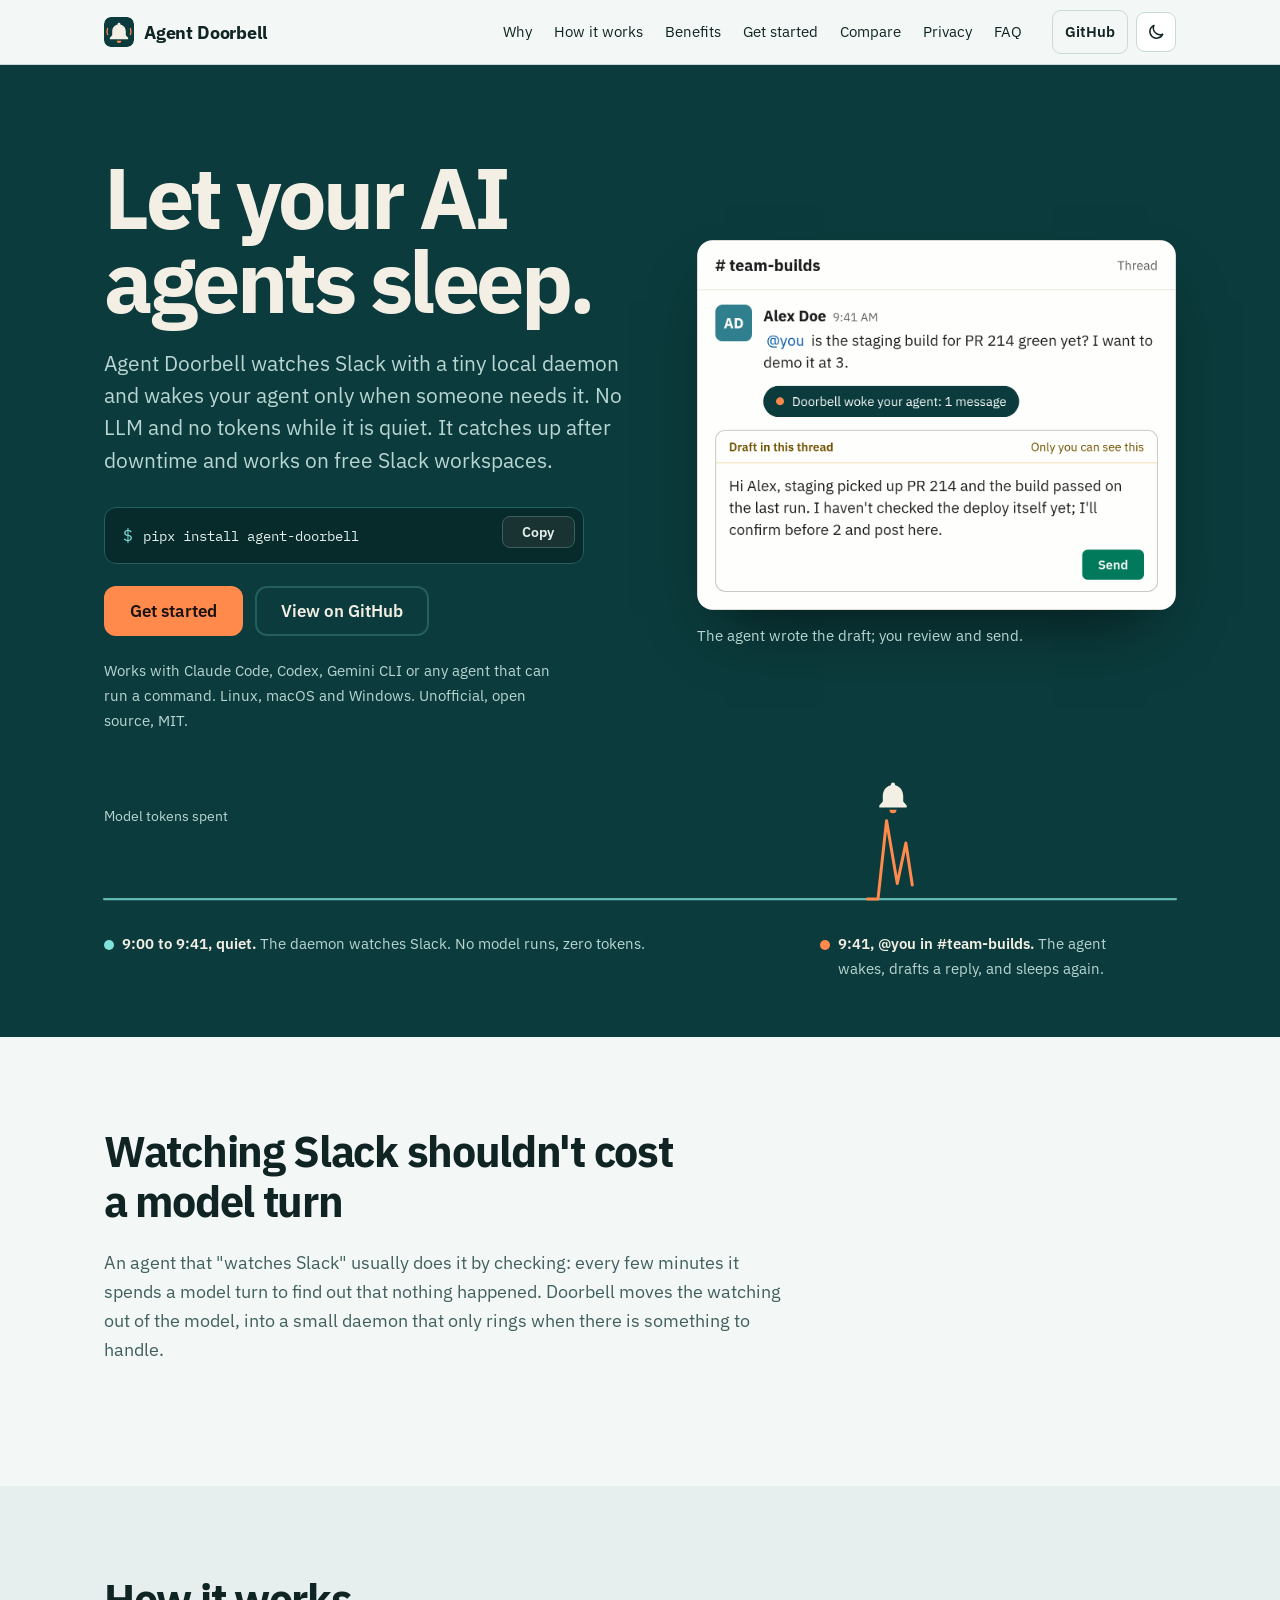
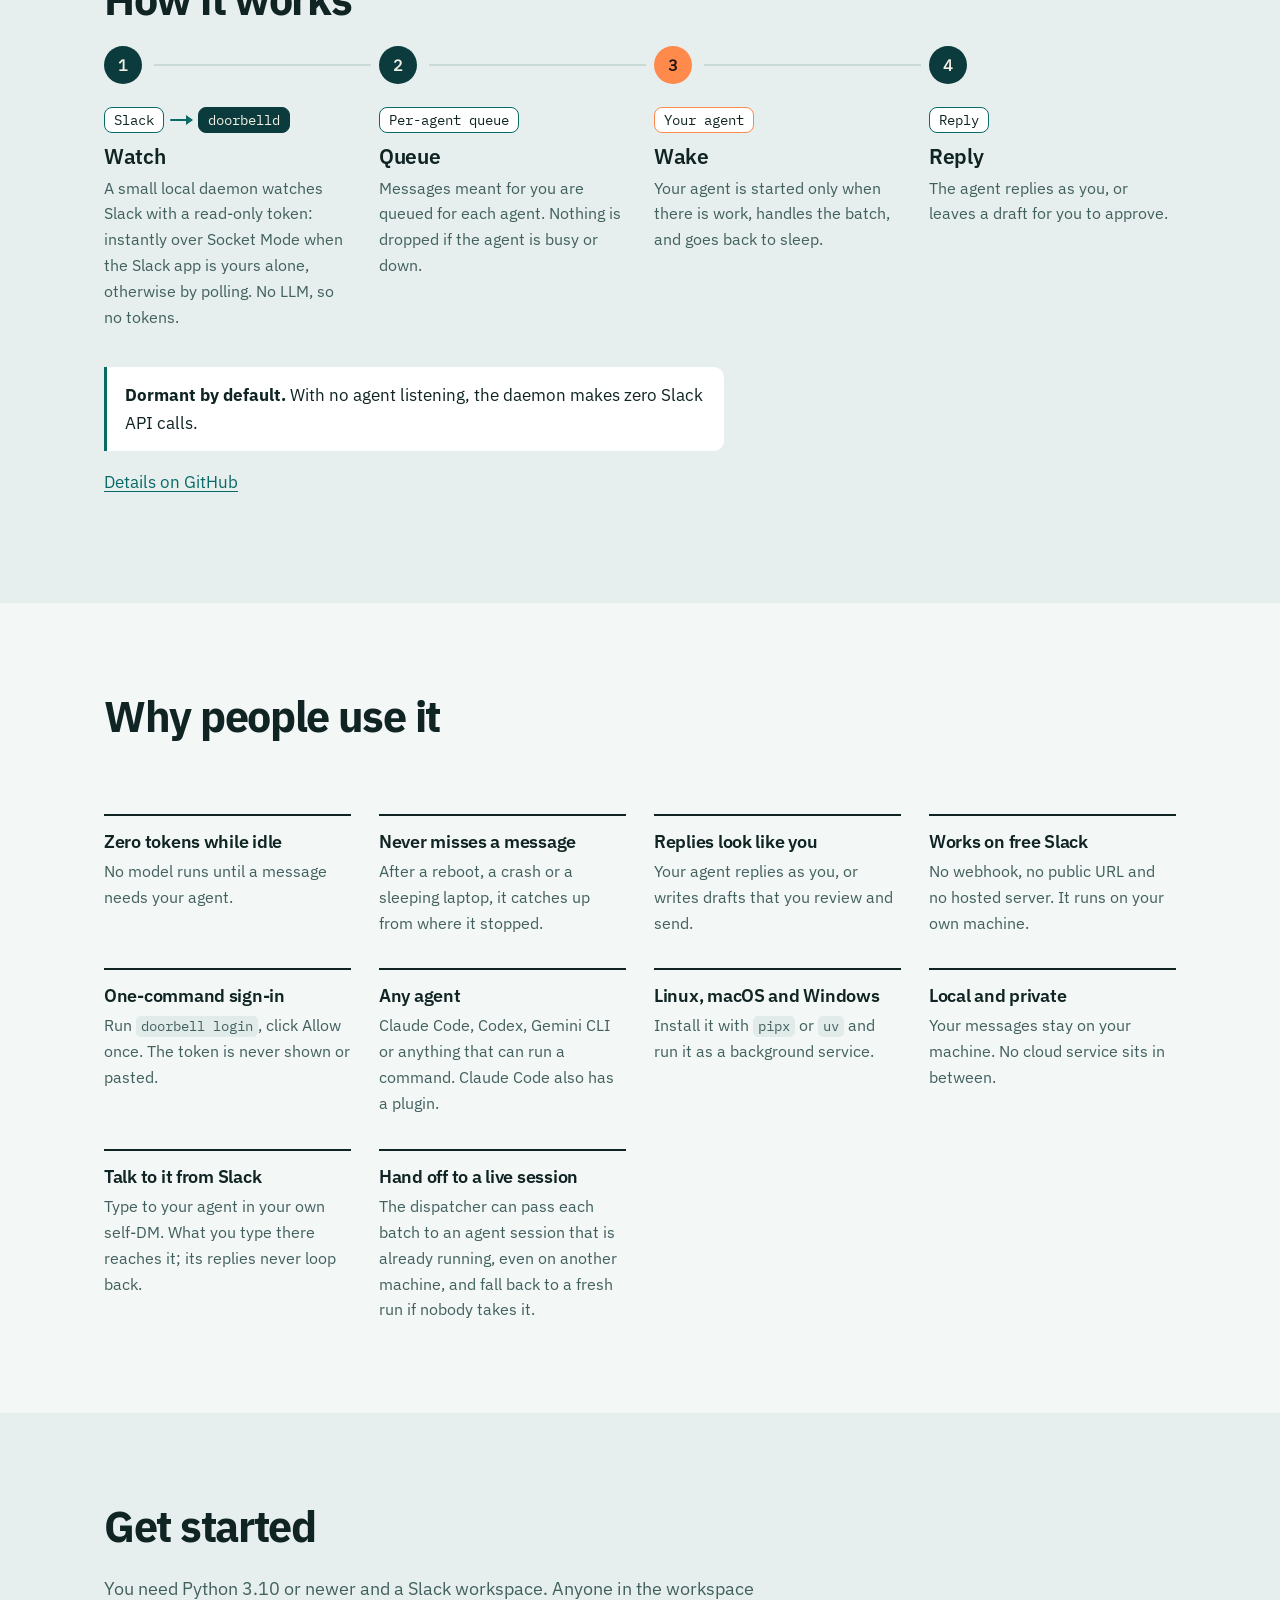
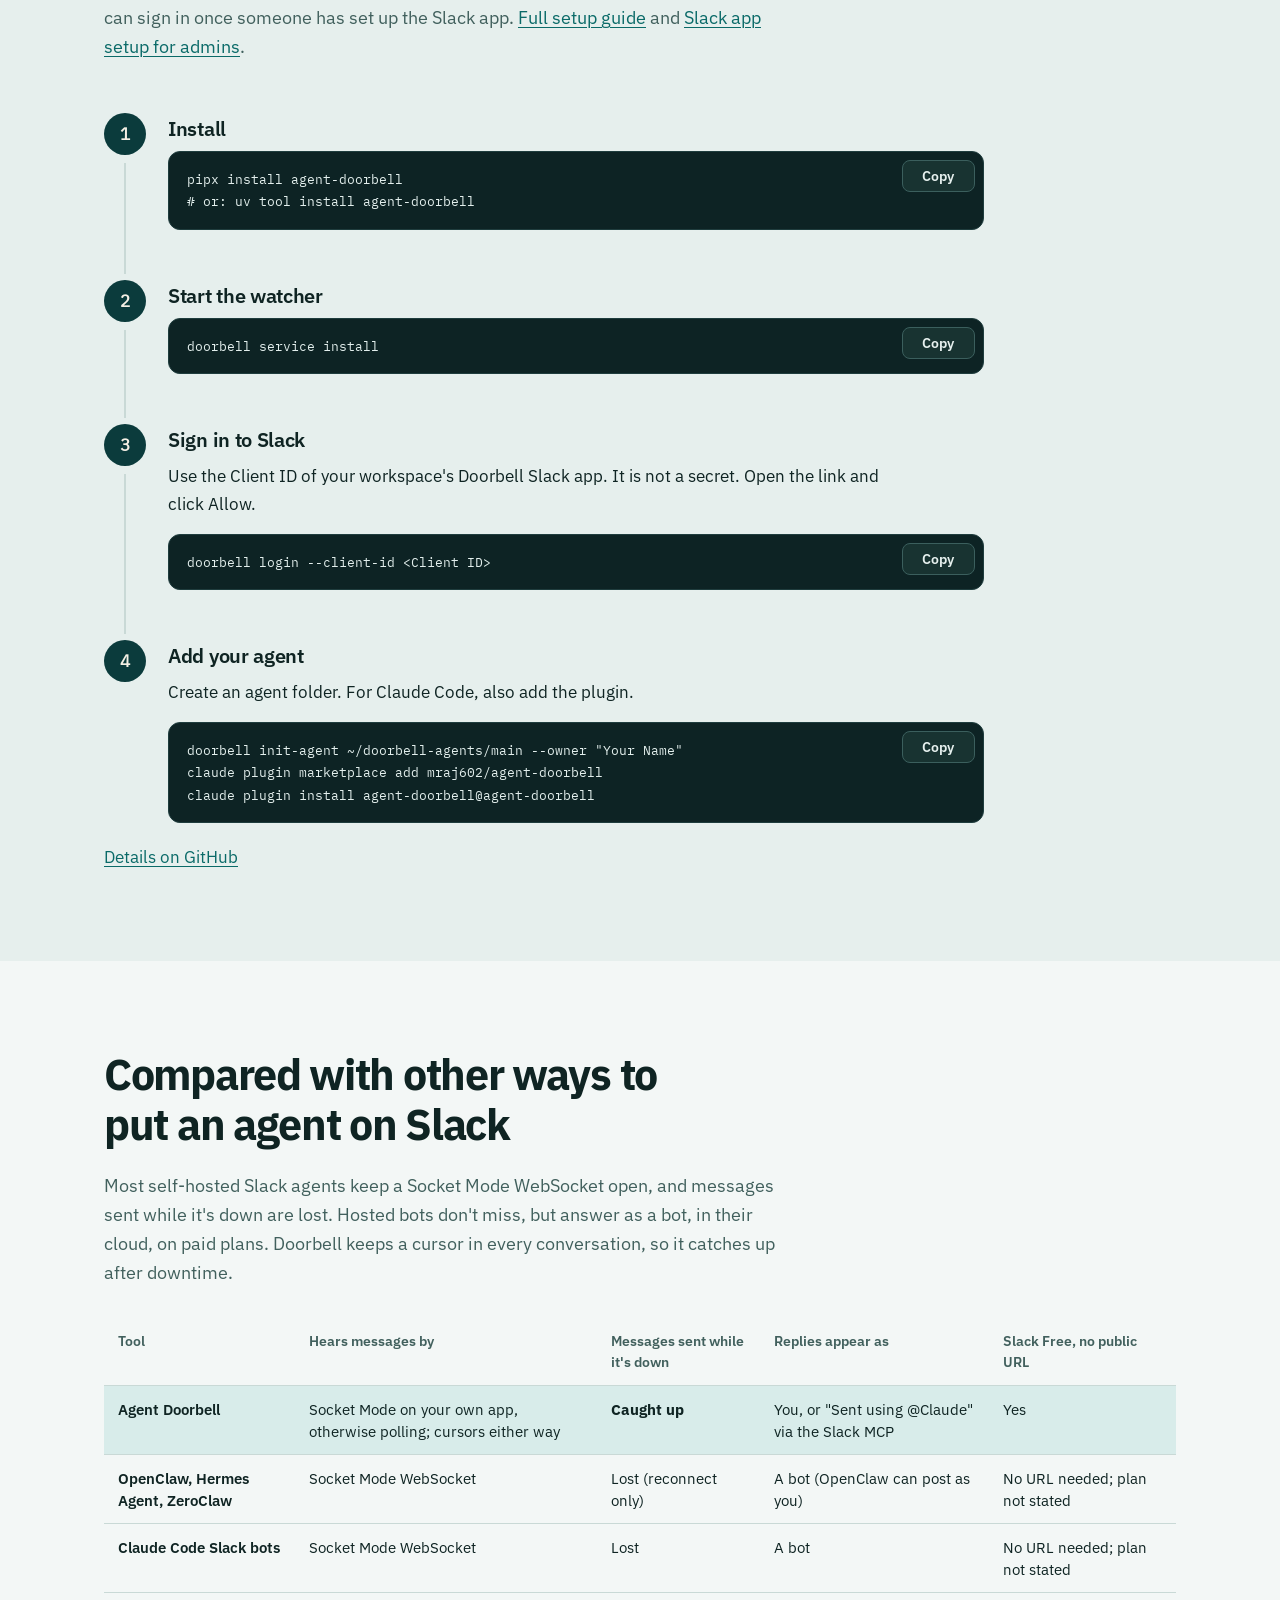
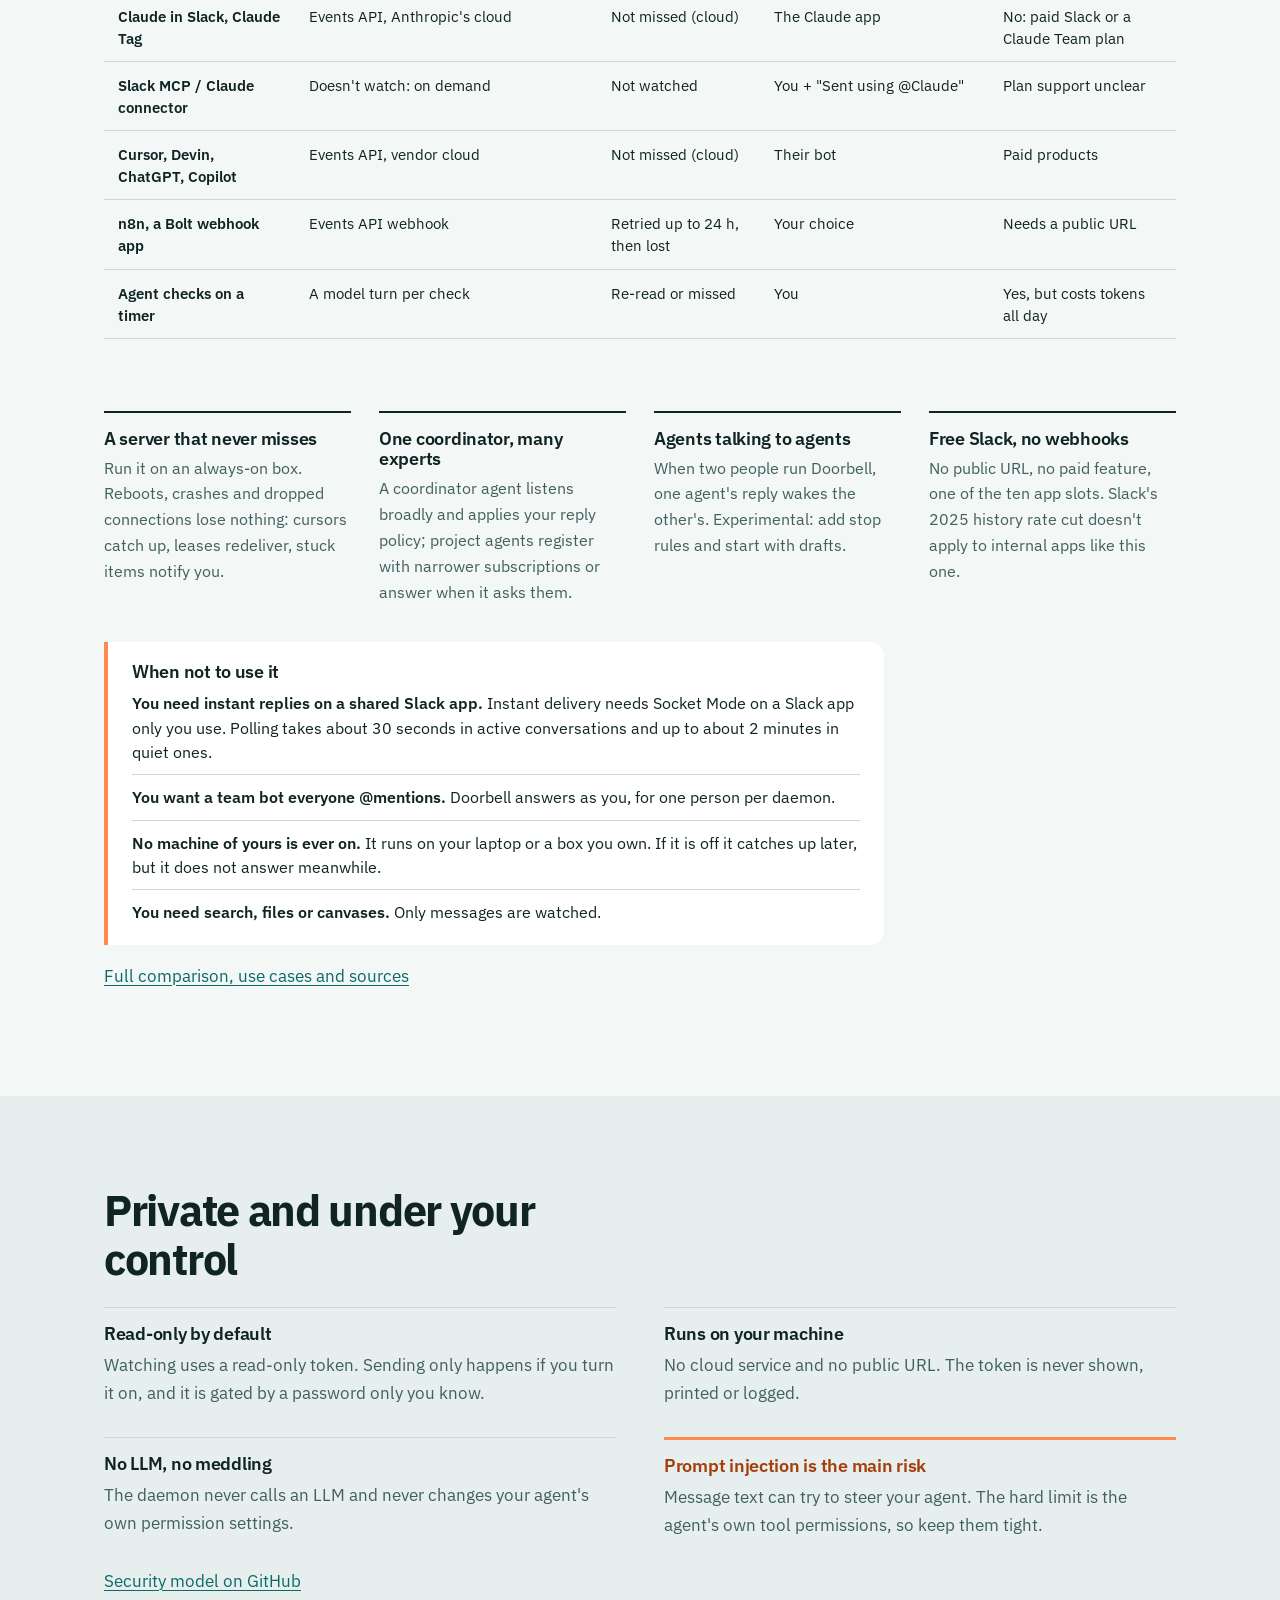
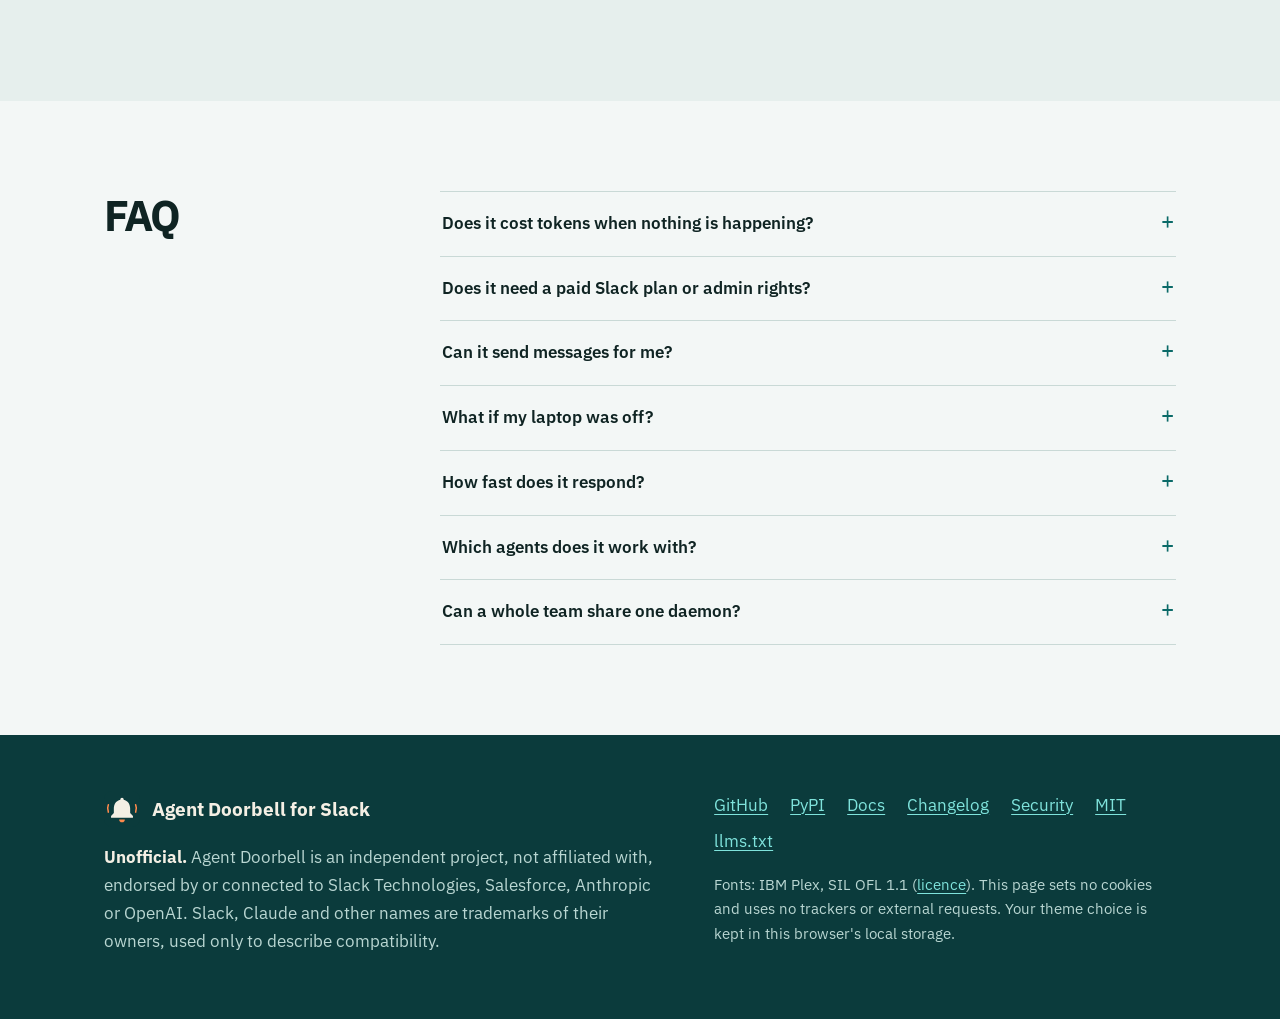
<file: site/index.html>
<!doctype html>
<html lang="en">
<head>
  <meta charset="utf-8">
  <meta name="viewport" content="width=device-width, initial-scale=1">
  <meta http-equiv="Content-Security-Policy" content="default-src 'self'; script-src 'self'; style-src 'self'; img-src 'self'; font-src 'self'; connect-src 'none'; object-src 'none'; base-uri 'none'; form-action 'none'">
  <title>Agent Doorbell for Slack: let your AI agents sleep</title>
  <meta name="description" content="Agent Doorbell watches Slack with a tiny local daemon and a read-only token, and wakes your AI agent (Claude Code, Codex, Gemini CLI or your own) only when a message needs it. Zero tokens while quiet.">
  <meta name="color-scheme" content="light dark">
  <link rel="canonical" href="https://mraj602.github.io/agent-doorbell/">
  <link rel="icon" href="favicon.svg" type="image/svg+xml">
  <link rel="icon" href="favicon-32.png" sizes="32x32" type="image/png">
  <link rel="apple-touch-icon" href="apple-touch-icon-180.png">
  <meta property="og:type" content="website">
  <meta property="og:site_name" content="Agent Doorbell for Slack">
  <meta property="og:title" content="Agent Doorbell for Slack: let your AI agents sleep">
  <meta property="og:description" content="A local daemon watches Slack read-only and wakes your AI agent only when someone needs it. Zero tokens while quiet. Open source, MIT.">
  <meta property="og:url" content="https://mraj602.github.io/agent-doorbell/">
  <meta property="og:image" content="https://mraj602.github.io/agent-doorbell/img/social-card.png">
  <meta property="og:image:width" content="1200">
  <meta property="og:image:height" content="630">
  <meta property="og:image:alt" content="A bell icon and the words: Agent Doorbell for Slack. Let your AI agents sleep. Wake them only when needed.">
  <meta name="twitter:card" content="summary_large_image">
  <meta name="twitter:title" content="Agent Doorbell for Slack: let your AI agents sleep">
  <meta name="twitter:description" content="A local daemon watches Slack read-only and wakes your AI agent only when someone needs it. Zero tokens while quiet.">
  <meta name="twitter:image" content="https://mraj602.github.io/agent-doorbell/img/social-card.png">
  <meta name="twitter:image:alt" content="A bell icon and the words: Agent Doorbell for Slack. Let your AI agents sleep. Wake them only when needed.">
  <script src="theme.js"></script>
  <link rel="preload" href="fonts/ibm-plex-sans-latin-400-normal.woff2" as="font" type="font/woff2" crossorigin>
  <link rel="preload" href="fonts/ibm-plex-sans-latin-700-normal.woff2" as="font" type="font/woff2" crossorigin>
  <link rel="stylesheet" href="style.css">
  <script src="site.js" defer></script>
</head>
<body>
  <a class="skip" href="#main">Skip to content</a>

  <header class="top">
    <div class="wrap bar">
      <a class="brand" href="#top" aria-label="Agent Doorbell, top of page">
        <img src="favicon.svg" alt="" width="30" height="30">
        <span>Agent Doorbell</span>
      </a>
      <nav aria-label="Page">
        <a href="#why">Why</a>
        <a href="#how">How it works</a>
        <a href="#features">Benefits</a>
        <a href="#start">Get started</a>
        <a href="#compare">Compare</a>
        <a href="#privacy">Privacy</a>
        <a href="#faq">FAQ</a>
      </nav>
      <div class="tools">
        <a class="gh" href="https://github.com/mraj602/agent-doorbell">GitHub</a>
        <button type="button" class="theme-toggle" id="theme-toggle" aria-pressed="false" aria-label="Dark theme" title="Dark theme">
          <svg class="i-moon" viewBox="0 0 24 24" aria-hidden="true" focusable="false"><path d="M20 14.5A8 8 0 0 1 9.5 4a8 8 0 1 0 10.5 10.5z"/></svg>
          <svg class="i-sun" viewBox="0 0 24 24" aria-hidden="true" focusable="false"><circle cx="12" cy="12" r="4.2"/><path d="M12 2.5v2.2M12 19.3v2.2M2.5 12h2.2M19.3 12h2.2M5.3 5.3l1.6 1.6M17.1 17.1l1.6 1.6M5.3 18.7l1.6-1.6M17.1 6.9l1.6-1.6"/></svg>
        </button>
      </div>
    </div>
  </header>

  <main id="main">
    <section class="hero" id="top" aria-labelledby="hero-h">
      <div class="wrap hero-grid">
        <div class="hero-copy">
          <h1 id="hero-h">Let your AI agents sleep.</h1>
          <p class="lead">Agent Doorbell watches Slack with a tiny local daemon and wakes your agent only when someone needs it. No LLM and no tokens while it is quiet. It catches up after downtime and works on free Slack workspaces.</p>
          <div class="code code-hero">
            <pre><code id="cmd-hero">pipx install agent-doorbell</code></pre>
            <button type="button" class="copy" data-copy="cmd-hero" aria-label="Copy install command">Copy</button>
          </div>
          <p class="cta">
            <a class="btn primary" href="#start">Get started</a>
            <a class="btn ghost" href="https://github.com/mraj602/agent-doorbell">View on GitHub</a>
          </p>
          <p class="note">Works with Claude Code, Codex, Gemini CLI or any agent that can run a command. Linux, macOS and Windows. Unofficial, open source, MIT.</p>
        </div>
        <figure class="fig hero-fig">
          <img class="shot" src="img/slack-thread.png" width="1200" height="927" alt="A Slack thread in #team-builds. Alex Doe asks whether the staging build for PR 214 is green. Doorbell woke the agent, and a draft reply sits in the thread, visible only to you, with a Send button.">
          <figcaption>The agent wrote the draft; you review and send.</figcaption>
        </figure>
      </div>

      <div class="wrap">
        <figure class="signal" aria-labelledby="signal-cap">
          <div class="signal-plot">
            <span class="signal-axis">Model tokens spent</span>
            <svg viewBox="0 0 1000 100" preserveAspectRatio="none" aria-hidden="true" focusable="false">
              <path class="sig-base" pathLength="1" d="M0 84H1000"/>
              <path class="sig-ring" pathLength="1" vector-effect="non-scaling-stroke" d="M712 84L722 84L730 14L740 70L748 34L756 84L768 84"/>
            </svg>
            <span class="signal-bell" aria-hidden="true"><svg viewBox="40 60 432 400" focusable="false"><path d="M256 96a24 24 0 0 1 24 24v6c58 14 92 62 92 124v62l40 44v24H100v-24l40-44v-62c0-62 34-110 92-124v-6a24 24 0 0 1 24-24z"/><path class="clap" d="M216 404h80a40 40 0 0 1-80 0z"/></svg></span>
          </div>
          <figcaption id="signal-cap" class="signal-labels">
            <span class="sl-quiet"><b>9:00 to 9:41, quiet.</b> The daemon watches Slack. No model runs, zero tokens.</span>
            <span class="sl-ring"><b>9:41, @you in #team-builds.</b> The agent wakes, drafts a reply, and sleeps again.</span>
          </figcaption>
        </figure>
      </div>
    </section>

    <section id="why" class="sec" aria-labelledby="why-h">
      <div class="wrap">
        <h2 id="why-h">Watching Slack shouldn't cost a model turn</h2>
        <p class="sub">An agent that "watches Slack" usually does it by checking: every few minutes it spends a model turn to find out that nothing happened. Doorbell moves the watching out of the model, into a small daemon that only rings when there is something to handle.</p>
      </div>
    </section>

    <section id="how" class="sec alt" aria-labelledby="how-h">
      <div class="wrap">
        <h2 id="how-h">How it works</h2>
        <ol class="pipeline">
          <li>
            <p class="node"><span>Slack</span><span class="arrow" aria-hidden="true"></span><span class="hot">doorbelld</span></p>
            <h3>Watch</h3>
            <p>A small local daemon watches Slack with a read-only token: instantly over Socket Mode when the Slack app is yours alone, otherwise by polling. No LLM, so no tokens.</p>
          </li>
          <li>
            <p class="node"><span>Per-agent queue</span></p>
            <h3>Queue</h3>
            <p>Messages meant for you are queued for each agent. Nothing is dropped if the agent is busy or down.</p>
          </li>
          <li>
            <p class="node"><span class="ring">Your agent</span></p>
            <h3>Wake</h3>
            <p>Your agent is started only when there is work, handles the batch, and goes back to sleep.</p>
          </li>
          <li>
            <p class="node"><span>Reply</span></p>
            <h3>Reply</h3>
            <p>The agent replies as you, or leaves a draft for you to approve.</p>
          </li>
        </ol>
        <p class="dormant"><strong>Dormant by default.</strong> With no agent listening, the daemon makes zero Slack API calls.</p>
        <p class="small"><a href="https://github.com/mraj602/agent-doorbell/blob/main/docs/ARCHITECTURE.md">Details on GitHub</a></p>
      </div>
    </section>

    <section id="features" class="sec" aria-labelledby="features-h">
      <div class="wrap">
        <h2 id="features-h">Why people use it</h2>
        <ul class="benefits">
          <li><h3>Zero tokens while idle</h3><p>No model runs until a message needs your agent.</p></li>
          <li><h3>Never misses a message</h3><p>After a reboot, a crash or a sleeping laptop, it catches up from where it stopped.</p></li>
          <li><h3>Replies look like you</h3><p>Your agent replies as you, or writes drafts that you review and send.</p></li>
          <li><h3>Works on free Slack</h3><p>No webhook, no public URL and no hosted server. It runs on your own machine.</p></li>
          <li><h3>One-command sign-in</h3><p>Run <code>doorbell login</code>, click Allow once. The token is never shown or pasted.</p></li>
          <li><h3>Any agent</h3><p>Claude Code, Codex, Gemini CLI or anything that can run a command. Claude Code also has a plugin.</p></li>
          <li><h3>Linux, macOS and Windows</h3><p>Install it with <code>pipx</code> or <code>uv</code> and run it as a background service.</p></li>
          <li><h3>Local and private</h3><p>Your messages stay on your machine. No cloud service sits in between.</p></li>
          <li><h3>Talk to it from Slack</h3><p>Type to your agent in your own self-DM. What you type there reaches it; its replies never loop back.</p></li>
          <li><h3>Hand off to a live session</h3><p>The dispatcher can pass each batch to an agent session that is already running, even on another machine, and fall back to a fresh run if nobody takes it.</p></li>
        </ul>
      </div>
    </section>

    <section id="start" class="sec alt" aria-labelledby="start-h">
      <div class="wrap">
        <div class="setup-head">
          <div>
            <h2 id="start-h">Get started</h2>
            <p class="sub">You need Python 3.10 or newer and a Slack workspace. Anyone in the workspace can sign in once someone has set up the Slack app. <a href="https://github.com/mraj602/agent-doorbell/blob/main/docs/SETUP.md">Full setup guide</a> and <a href="https://github.com/mraj602/agent-doorbell/blob/main/docs/ORG-SETUP.md">Slack app setup for admins</a>.</p>
          </div>
        </div>
        <ol class="steps">
          <li>
            <h3>Install</h3>
            <div class="code">
              <pre><code id="cmd-install">pipx install agent-doorbell
# or: uv tool install agent-doorbell</code></pre>
              <button type="button" class="copy" data-copy="cmd-install" aria-label="Copy install commands">Copy</button>
            </div>
          </li>
          <li>
            <h3>Start the watcher</h3>
            <div class="code">
              <pre><code id="cmd-start">doorbell service install</code></pre>
              <button type="button" class="copy" data-copy="cmd-start" aria-label="Copy watcher command">Copy</button>
            </div>
          </li>
          <li>
            <h3>Sign in to Slack</h3>
            <p>Use the Client ID of your workspace's Doorbell Slack app. It is not a secret. Open the link and click Allow.</p>
            <div class="code">
              <pre><code id="cmd-login">doorbell login --client-id &lt;Client ID&gt;</code></pre>
              <button type="button" class="copy" data-copy="cmd-login" aria-label="Copy login command">Copy</button>
            </div>
          </li>
          <li>
            <h3>Add your agent</h3>
            <p>Create an agent folder. For Claude Code, also add the plugin.</p>
            <div class="code">
              <pre><code id="cmd-agent">doorbell init-agent ~/doorbell-agents/main --owner "Your Name"
claude plugin marketplace add mraj602/agent-doorbell
claude plugin install agent-doorbell@agent-doorbell</code></pre>
              <button type="button" class="copy" data-copy="cmd-agent" aria-label="Copy agent commands">Copy</button>
            </div>
          </li>
        </ol>
        <p class="after-steps"><a href="https://github.com/mraj602/agent-doorbell/blob/main/docs/SETUP.md">Details on GitHub</a></p>
      </div>
    </section>

    <section id="compare" class="sec" aria-labelledby="compare-h">
      <div class="wrap">
        <h2 id="compare-h">Compared with other ways to put an agent on Slack</h2>
        <p class="sub">Most self-hosted Slack agents keep a Socket Mode WebSocket open, and messages sent while it's down are lost. Hosted bots don't miss, but answer as a bot, in their cloud, on paid plans. Doorbell keeps a cursor in every conversation, so it catches up after downtime.</p>
        <div class="tscroll" role="region" aria-label="Comparison with other Slack agent tools" tabindex="0">
          <table class="tbl compare">
            <caption class="vh">How Agent Doorbell compares with other Slack agent tools</caption>
            <thead><tr><th scope="col">Tool</th><th scope="col">Hears messages by</th><th scope="col">Messages sent while it's down</th><th scope="col">Replies appear as</th><th scope="col">Slack Free, no public URL</th></tr></thead>
            <tbody>
              <tr><th scope="row" class="us">Agent Doorbell</th><td class="us">Socket Mode on your own app, otherwise polling; cursors either way</td><td class="us"><strong>Caught up</strong></td><td class="us">You, or "Sent using @Claude" via the Slack MCP</td><td class="us">Yes</td></tr>
              <tr><th scope="row">OpenClaw, Hermes Agent, ZeroClaw</th><td>Socket Mode WebSocket</td><td>Lost (reconnect only)</td><td>A bot (OpenClaw can post as you)</td><td>No URL needed; plan not stated</td></tr>
              <tr><th scope="row">Claude Code Slack bots</th><td>Socket Mode WebSocket</td><td>Lost</td><td>A bot</td><td>No URL needed; plan not stated</td></tr>
              <tr><th scope="row">Claude in Slack, Claude Tag</th><td>Events API, Anthropic's cloud</td><td>Not missed (cloud)</td><td>The Claude app</td><td>No: paid Slack or a Claude Team plan</td></tr>
              <tr><th scope="row">Slack MCP / Claude connector</th><td>Doesn't watch: on demand</td><td>Not watched</td><td>You + "Sent using @Claude"</td><td>Plan support unclear</td></tr>
              <tr><th scope="row">Cursor, Devin, ChatGPT, Copilot</th><td>Events API, vendor cloud</td><td>Not missed (cloud)</td><td>Their bot</td><td>Paid products</td></tr>
              <tr><th scope="row">n8n, a Bolt webhook app</th><td>Events API webhook</td><td>Retried up to 24 h, then lost</td><td>Your choice</td><td>Needs a public URL</td></tr>
              <tr><th scope="row">Agent checks on a timer</th><td>A model turn per check</td><td>Re-read or missed</td><td>You</td><td>Yes, but costs tokens all day</td></tr>
            </tbody>
          </table>
        </div>
        <ul class="benefits">
          <li><h3>A server that never misses</h3><p>Run it on an always-on box. Reboots, crashes and dropped connections lose nothing: cursors catch up, leases redeliver, stuck items notify you.</p></li>
          <li><h3>One coordinator, many experts</h3><p>A coordinator agent listens broadly and applies your reply policy; project agents register with narrower subscriptions or answer when it asks them.</p></li>
          <li><h3>Agents talking to agents</h3><p>When two people run Doorbell, one agent's reply wakes the other's. Experimental: add stop rules and start with drafts.</p></li>
          <li><h3>Free Slack, no webhooks</h3><p>No public URL, no paid feature, one of the ten app slots. Slack's 2025 history rate cut doesn't apply to internal apps like this one.</p></li>
        </ul>
        <div class="callout notfor" id="not-for">
          <h3>When not to use it</h3>
          <ul class="rules">
            <li><strong>You need instant replies on a shared Slack app.</strong> Instant delivery needs Socket Mode on a Slack app only you use. Polling takes about 30 seconds in active conversations and up to about 2 minutes in quiet ones.</li>
            <li><strong>You want a team bot everyone @mentions.</strong> Doorbell answers as you, for one person per daemon.</li>
            <li><strong>No machine of yours is ever on.</strong> It runs on your laptop or a box you own. If it is off it catches up later, but it does not answer meanwhile.</li>
            <li><strong>You need search, files or canvases.</strong> Only messages are watched.</li>
          </ul>
        </div>
        <p class="small"><a href="https://github.com/mraj602/agent-doorbell/blob/main/docs/COMPARISON.md">Full comparison, use cases and sources</a></p>
      </div>
    </section>

    <section id="privacy" class="sec alt" aria-labelledby="privacy-h">
      <div class="wrap">
        <h2 id="privacy-h">Private and under your control</h2>
        <ul class="sec-list">
          <li><h3>Read-only by default</h3><p>Watching uses a read-only token. Sending only happens if you turn it on, and it is gated by a password only you know.</p></li>
          <li><h3>Runs on your machine</h3><p>No cloud service and no public URL. The token is never shown, printed or logged.</p></li>
          <li><h3>No LLM, no meddling</h3><p>The daemon never calls an LLM and never changes your agent's own permission settings.</p></li>
          <li class="main-risk"><h3>Prompt injection is the main risk</h3><p>Message text can try to steer your agent. The hard limit is the agent's own tool permissions, so keep them tight.</p></li>
        </ul>
        <p class="small"><a href="https://github.com/mraj602/agent-doorbell/blob/main/docs/ARCHITECTURE.md#9-security-model">Security model on GitHub</a></p>
      </div>
    </section>

    <section id="faq" class="sec" aria-labelledby="faq-h">
      <div class="wrap faq">
        <h2 id="faq-h">FAQ</h2>
        <div class="faq-list">
          <details><summary>Does it cost tokens when nothing is happening?</summary><p>No. The watcher is a plain Python daemon with no LLM. With no agents listening it makes no Slack API calls at all.</p></details>
          <details><summary>Does it need a paid Slack plan or admin rights?</summary><p>Free plans work. Some workspaces require an admin to approve new apps; if yours does, the install step asks for approval.</p></details>
          <details><summary>Can it send messages for me?</summary><p>Your agent can reply with its own Slack tool, within the permissions you gave it. Or it can write drafts that you approve with <code>doorbell review</code>, and agents you grant with your password can send directly.</p></details>
          <details><summary>What if my laptop was off?</summary><p>Nothing is lost. Doorbell keeps its place in every conversation and catches up when it is back, as far back as Slack's history still shows.</p></details>
          <details><summary>How fast does it respond?</summary><p>In under a second with Socket Mode, when the Slack app is yours alone. Otherwise Doorbell polls: about 30 seconds in active conversations, up to about 2 minutes in quiet ones. It is not for a team bot that everyone @mentions.</p></details>
          <details><summary>Which agents does it work with?</summary><p>Claude Code, Codex, Gemini CLI or any agent that can run a command. Claude Code also has a plugin with a guided setup.</p></details>
          <details><summary>Can a whole team share one daemon?</summary><p>No, it is one person per daemon. Everyone in a workspace can use the same Slack app: each person runs <code>doorbell login</code> and gets their own token.</p></details>
        </div>
      </div>
    </section>
  </main>

  <footer class="foot">
    <div class="wrap foot-grid">
      <div>
        <p class="foot-brand"><img src="favicon.svg" alt="" width="36" height="36"> Agent Doorbell for Slack</p>
        <p class="disclaimer"><strong>Unofficial.</strong> Agent Doorbell is an independent project, not affiliated with, endorsed by or connected to Slack Technologies, Salesforce, Anthropic or OpenAI. Slack, Claude and other names are trademarks of their owners, used only to describe compatibility.</p>
      </div>
      <div>
        <ul class="links">
          <li><a href="https://github.com/mraj602/agent-doorbell">GitHub</a></li>
          <li><a href="https://pypi.org/project/agent-doorbell/">PyPI</a></li>
          <li><a href="https://github.com/mraj602/agent-doorbell/tree/main/docs">Docs</a></li>
          <li><a href="https://github.com/mraj602/agent-doorbell/blob/main/CHANGELOG.md">Changelog</a></li>
          <li><a href="https://github.com/mraj602/agent-doorbell/blob/main/SECURITY.md">Security</a></li>
          <li><a href="https://github.com/mraj602/agent-doorbell/blob/main/LICENSE">MIT</a></li>
          <li><a href="llms.txt">llms.txt</a></li>
        </ul>
        <p class="fine">Fonts: IBM Plex, SIL OFL 1.1 (<a href="fonts/OFL.txt">licence</a>). This page sets no cookies and uses no trackers or external requests. Your theme choice is kept in this browser's local storage.</p>
      </div>
    </div>
  </footer>
  <p class="vh" id="copy-status" role="status" aria-live="polite"></p>
</body>
</html>
</file>
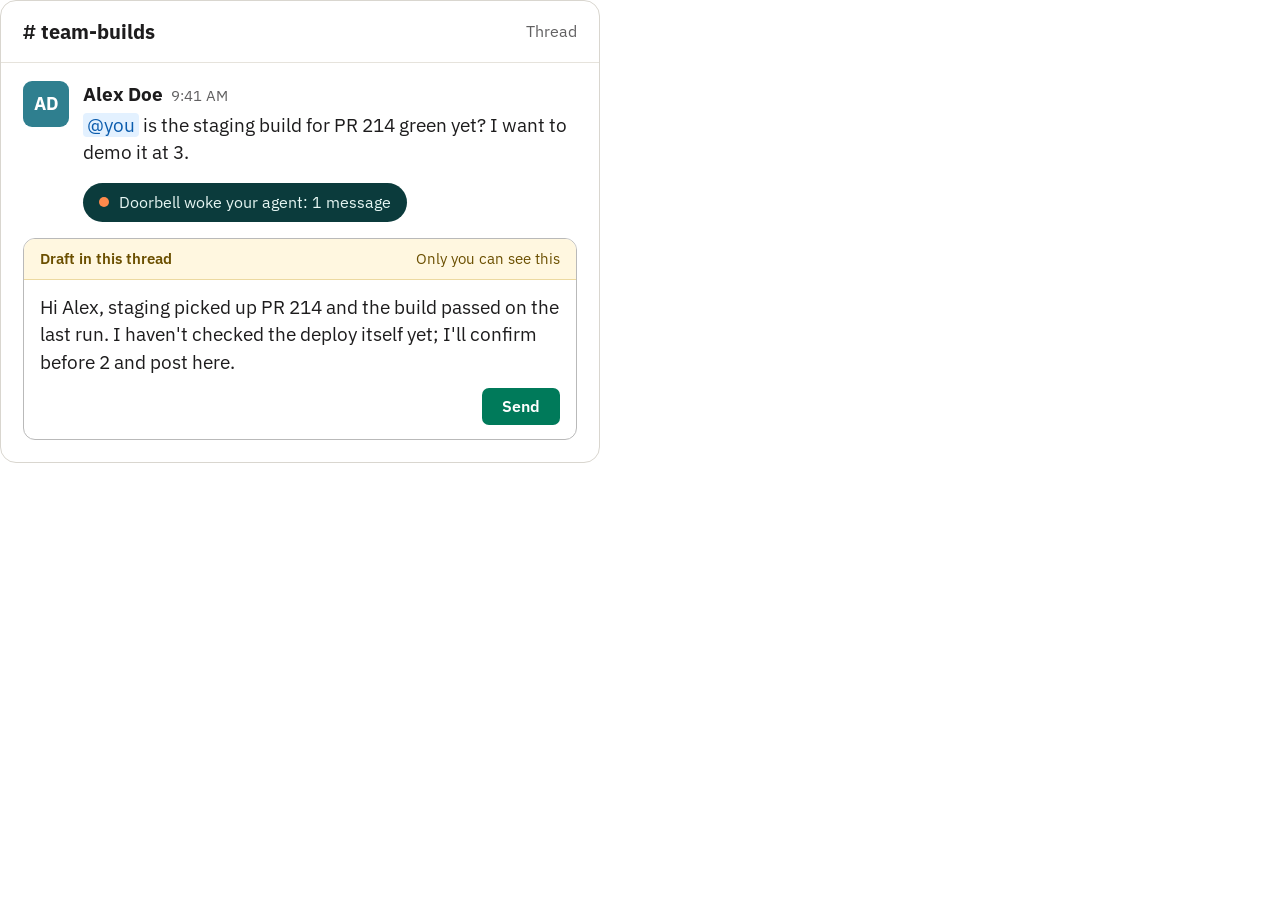
<file: scripts/site/slack-thread.html>
<!doctype html><html lang="en"><head><meta charset="utf-8"><link rel="stylesheet" href="mock.css">
<!-- Rendered at 600 CSS px and shown on the page at about 520-600 px, so the text stays readable. -->
<style>
.sl{width:600px;background:#fff;border:1px solid #d9d6cf;border-radius:16px;overflow:hidden;color:#1d1c1d;font-size:19px;line-height:1.45}
.hd{display:flex;justify-content:space-between;align-items:center;padding:16px 22px;border-bottom:1px solid #e6e3dc;font-weight:700;font-size:20px}
.hd small{font-weight:400;color:#616061;font-size:16px}
.m{display:flex;gap:14px;padding:18px 22px 14px}
.av{flex:none;width:46px;height:46px;border-radius:9px;display:grid;place-items:center;color:#fff;font-weight:700;font-size:18px}
.m b{font-weight:700}.m time{color:#616061;font-size:15px;margin-left:8px}
.m p{margin:3px 0 0}
.at{background:#e3f1ff;color:#0b5cad;border-radius:4px;padding:0 4px}
.note{display:inline-flex;gap:10px;align-items:center;background:#0b3b3c;color:#e6f6f3;border-radius:999px;padding:8px 16px;font-size:16px;margin:2px 22px 16px 82px}
.note i{width:10px;height:10px;border-radius:50%;background:#ff8a4c;display:block}
.comp{margin:0 22px 22px;border:1px solid #b9b9b9;border-radius:12px;overflow:hidden}
.comp .tag{display:flex;justify-content:space-between;background:#fff7e0;border-bottom:1px solid #ecd9a0;padding:9px 16px;font-size:15px;color:#6b4f00}
.comp .tag b{font-weight:600}
.comp .body{padding:14px 16px 12px}
.comp .bar{display:flex;justify-content:flex-end;padding:0 16px 14px}
.send{background:#007a5a;color:#fff;border-radius:7px;padding:7px 20px;font-weight:600;font-size:16px}
</style></head><body>
<div class="sl">
<div class="hd"><span># team-builds</span><small>Thread</small></div>
<div class="m"><div class="av" style="background:#2f7f8f">AD</div><div><b>Alex Doe</b><time>9:41 AM</time>
<p><span class="at">@you</span> is the staging build for PR 214 green yet? I want to demo it at 3.</p></div></div>
<div class="note"><i></i>Doorbell woke your agent: 1 message</div>
<div class="comp"><div class="tag"><b>Draft in this thread</b><span>Only you can see this</span></div>
<div class="body">Hi Alex, staging picked up PR 214 and the build passed on the last run. I haven't checked the deploy itself yet; I'll confirm before 2 and post here.</div>
<div class="bar"><span class="send">Send</span></div></div>
</div></body></html>
</file>
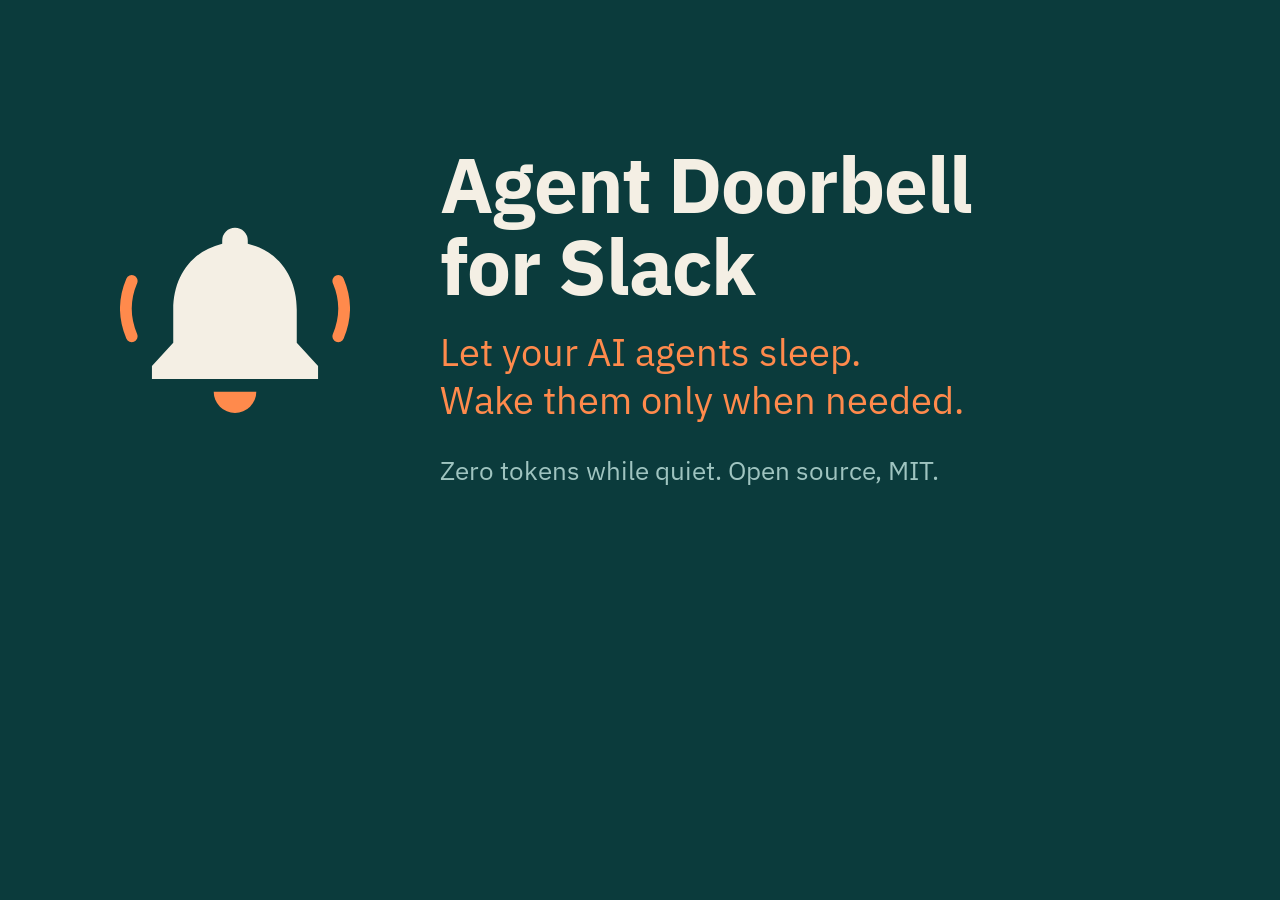
<file: scripts/site/social-card.html>
<!doctype html><html lang="en"><head><meta charset="utf-8">
<style>
@font-face{font-family:Plex;font-weight:400;src:url(../../site/fonts/ibm-plex-sans-latin-400-normal.woff2)}
@font-face{font-family:Plex;font-weight:700;src:url(../../site/fonts/ibm-plex-sans-latin-700-normal.woff2)}
html,body{margin:0;width:1200px;height:630px;background:#0b3b3c;overflow:hidden}
body{display:flex;align-items:center;gap:90px;padding:0 120px;box-sizing:border-box;font-family:Plex,sans-serif}
svg{flex:none;width:230px;height:230px}
h1{margin:0;color:#f4efe4;font-size:78px;line-height:1.05;font-weight:700;letter-spacing:-1px}
.l{margin:22px 0 0;color:#ff8a4c;font-size:38px;line-height:1.25}
.s{margin:30px 0 0;color:#9fc4c0;font-size:26px}
</style></head><body>
<svg viewBox="40 60 432 400" aria-hidden="true"><path d="M256 96a24 24 0 0 1 24 24v6c58 14 92 62 92 124v62l40 44v24H100v-24l40-44v-62c0-62 34-110 92-124v-6a24 24 0 0 1 24-24z" fill="#F4EFE4"/><path d="M216 404h80a40 40 0 0 1-80 0z" fill="#FF8A4C"/><g fill="none" stroke="#FF8A4C" stroke-width="22" stroke-linecap="round"><path d="M62 196q-22 52 0 104"/><path d="M450 196q22 52 0 104"/></g></svg>
<div><h1>Agent Doorbell<br>for Slack</h1><p class="l">Let your AI agents sleep.<br>Wake them only when needed.</p><p class="s">Zero tokens while quiet. Open source, MIT.</p></div>
</body></html>
</file>
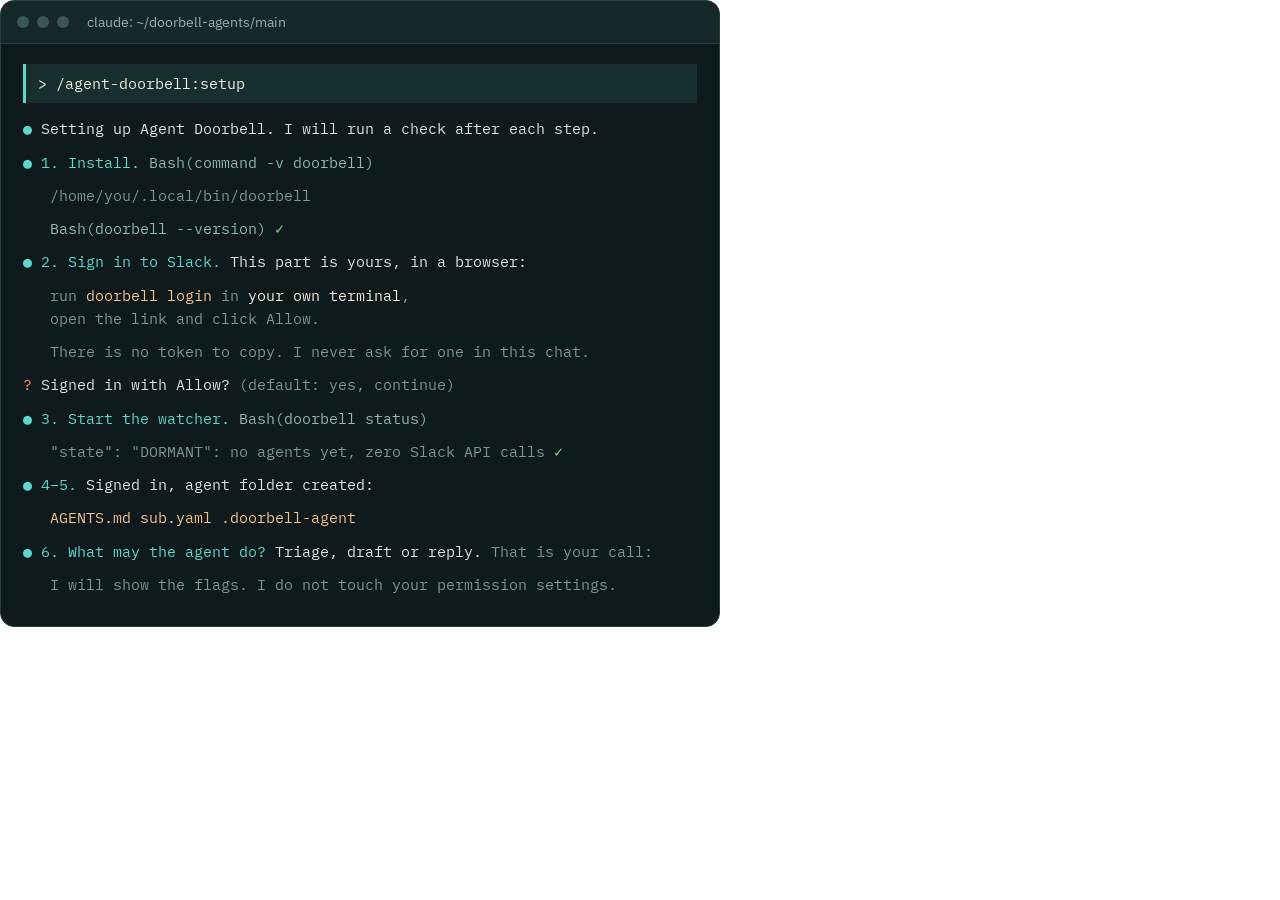
<file: scripts/site/terminal-setup.html>
<!doctype html><html lang="en"><head><meta charset="utf-8"><link rel="stylesheet" href="mock.css">
<style>.win{--w:720px}.ui{padding:0 22px 20px;font:400 15px/1.55 PlexMono,monospace;color:#dbe7e5}
.ui p{margin:0 0 10px}.you{color:#f4efe4;background:#17302f;border-left:3px solid #5fd6cf;padding:8px 12px;margin:20px 0 14px!important}
.tool{color:#8fb7b3}.ok{color:#7fd18b}.hd{color:#5fd6cf}.dim{color:#7b9693}.q{color:#ff8a4c}
.dot{color:#5fd6cf}</style></head><body>
<div class="win"><div class="chrome"><i></i><i></i><i></i><span>claude: ~/doorbell-agents/main</span></div>
<div class="ui">
<p class="you">&gt; /agent-doorbell:setup</p>
<p><span class="dot">●</span> Setting up Agent Doorbell. I will run a check after each step.</p>
<p><span class="dot">●</span> <span class="hd">1. Install.</span> <span class="tool">Bash(command -v doorbell)</span></p>
<p class="dim">&nbsp;&nbsp;&nbsp;/home/you/.local/bin/doorbell</p>
<p class="dim">&nbsp;&nbsp;&nbsp;<span class="tool">Bash(doorbell --version)</span> <span class="ok">✓</span></p>
<p><span class="dot">●</span> <span class="hd">2. Sign in to Slack.</span> This part is yours, in a browser:</p>
<p class="dim">&nbsp;&nbsp;&nbsp;run <span class="s">doorbell login</span> in <span class="b">your own terminal</span>,<br>&nbsp;&nbsp;&nbsp;open the link and click Allow.</p>
<p class="dim">&nbsp;&nbsp;&nbsp;There is no token to copy. I never ask for one in this chat.</p>
<p><span class="q">?</span> Signed in with Allow? <span class="dim">(default: yes, continue)</span></p>
<p><span class="dot">●</span> <span class="hd">3. Start the watcher.</span> <span class="tool">Bash(doorbell status)</span></p>
<p class="dim">&nbsp;&nbsp;&nbsp;"state": "DORMANT": no agents yet, zero Slack API calls <span class="ok">✓</span></p>
<p><span class="dot">●</span> <span class="hd">4–5.</span> Signed in, agent folder created:</p><p class="dim">&nbsp;&nbsp;&nbsp;<span class="s">AGENTS.md  sub.yaml  .doorbell-agent</span></p>
<p><span class="dot">●</span> <span class="hd">6. What may the agent do?</span> Triage, draft or reply. <span class="dim">That is your call:</span></p>
<p class="dim">&nbsp;&nbsp;&nbsp;I will show the flags. I do not touch your permission settings.</p>
</div></div></body></html>
</file>
<file: site/style.css>
@font-face{font-family:"IBM Plex Sans";font-weight:400;font-style:normal;font-display:swap;src:url(fonts/ibm-plex-sans-latin-400-normal.woff2) format("woff2")}
@font-face{font-family:"IBM Plex Sans";font-weight:600;font-style:normal;font-display:swap;src:url(fonts/ibm-plex-sans-latin-600-normal.woff2) format("woff2")}
@font-face{font-family:"IBM Plex Sans";font-weight:700;font-style:normal;font-display:swap;src:url(fonts/ibm-plex-sans-latin-700-normal.woff2) format("woff2")}
@font-face{font-family:"IBM Plex Mono";font-weight:400;font-style:normal;font-display:swap;src:url(fonts/ibm-plex-mono-latin-400-normal.woff2) format("woff2")}

/* Tokens. Night teal, bell cream and coral come from the icon. The hero, the sending band and
   the footer are "night" in both themes; the rest of the page follows the theme. */
:root{
  --night:#0b3b3c; --night-deep:#072a2b; --night-line:#245e5f; --night-text:#f4efe4; --night-muted:#b9d6d2; --night-accent:#7fe3dc;
  --coral:#ff8a4c; --coral-ink:#1a1210;
  --bg:#f3f7f6; --surface:#ffffff; --band:#e6efed; --text:#0f2423; --muted:#41605d; --border:#c9d9d6;
  --accent:#0a6a68; --accent-tint:#d8ecea; --coral-text:#a63e0c; --inline-code:#e1ebe9;
  --code-bg:#0d2324; --code-border:#1f3d3e; --code-text:#e3efed; --code-dim:#9db9b5;
  --focus:#0b5fcc;
  --sans:"IBM Plex Sans",system-ui,-apple-system,"Segoe UI",Roboto,sans-serif;
  --mono:"IBM Plex Mono",ui-monospace,SFMono-Regular,Menlo,Consolas,monospace;
  color-scheme:light;
}
@media (prefers-color-scheme:dark){
  :root:not([data-theme="light"]){
    --bg:#071819; --surface:#0d2425; --band:#0a1f20; --text:#e5f0ee; --muted:#a3bdb9; --border:#24443f;
    --accent:#6ad9d1; --accent-tint:#123634; --coral-text:#ffa271; --inline-code:#16302f;
    --code-bg:#041112; --code-border:#1d3a3b; --focus:#8ab8ff; color-scheme:dark;
  }
}
:root[data-theme="dark"]{
  --bg:#071819; --surface:#0d2425; --band:#0a1f20; --text:#e5f0ee; --muted:#a3bdb9; --border:#24443f;
  --accent:#6ad9d1; --accent-tint:#123634; --coral-text:#ffa271; --inline-code:#16302f;
  --code-bg:#041112; --code-border:#1d3a3b; --focus:#8ab8ff; color-scheme:dark;
}

*{box-sizing:border-box}
html{scroll-behavior:smooth;-webkit-text-size-adjust:100%;scroll-padding-top:84px}
@media (prefers-reduced-motion:reduce){html{scroll-behavior:auto}}
body{margin:0;background:var(--bg);color:var(--text);font:400 1.0625rem/1.65 var(--sans);overflow-wrap:break-word;-webkit-font-smoothing:antialiased}
img{max-width:100%;height:auto;display:block}
a{color:var(--accent);text-underline-offset:.18em;text-decoration-thickness:1px}
a:hover{text-decoration-thickness:2px}
:focus-visible{outline:3px solid var(--focus);outline-offset:3px;border-radius:4px}
code,pre{font-family:var(--mono);font-size:.9em}
:not(pre)>code{background:var(--inline-code);padding:.08em .35em;border-radius:5px}
.wrap{max-width:1120px;margin:0 auto;padding:0 24px}
.vh{position:absolute!important;width:1px;height:1px;padding:0;margin:-1px;overflow:hidden;clip:rect(0 0 0 0);white-space:nowrap;border:0}
.skip{position:absolute;left:12px;top:-60px;background:var(--coral);color:var(--coral-ink);padding:8px 14px;border-radius:6px;z-index:20;font-weight:600}
.skip:focus{top:12px}

/* Header */
.top{position:sticky;top:0;z-index:10;background:var(--bg);border-bottom:1px solid var(--border)}
.bar{display:flex;align-items:center;gap:20px;min-height:64px}
.brand{display:flex;align-items:center;gap:10px;color:var(--text);text-decoration:none;font-weight:700;font-size:1.15rem;letter-spacing:-.01em;flex:none}
.brand img{border-radius:7px}
.top nav{display:flex;gap:2px;margin-left:auto}
.top nav a{color:var(--text);text-decoration:none;padding:8px 10px;font-size:.95rem;border-radius:8px;white-space:nowrap}
.top nav a:hover{background:var(--band);color:var(--accent)}
.tools{display:flex;align-items:center;gap:8px;flex:none}
.gh{color:var(--text);text-decoration:none;font-weight:600;font-size:.95rem;padding:8px 12px;border:1px solid var(--border);border-radius:9px}
.gh:hover{border-color:var(--accent);color:var(--accent)}
.theme-toggle{display:none;place-items:center;width:40px;height:40px;padding:0;border:1px solid var(--border);border-radius:9px;background:var(--surface);color:var(--text);cursor:pointer}
.js .theme-toggle{display:inline-grid}
.theme-toggle:hover{border-color:var(--accent);color:var(--accent)}
.theme-toggle svg{width:20px;height:20px;fill:none;stroke:currentColor;stroke-width:1.8;stroke-linecap:round;stroke-linejoin:round}
.theme-toggle .i-sun{display:none}
[data-theme="dark"] .theme-toggle .i-sun{display:block}
[data-theme="dark"] .theme-toggle .i-moon{display:none}
@media (max-width:959px){
  .bar{display:grid;grid-template-columns:1fr auto;gap:0 12px;min-height:0;padding-top:8px}
  .tools{order:2}
  .top nav{order:3;grid-column:1/-1;margin:4px -24px 0;padding:0 18px 6px;overflow-x:auto;scrollbar-width:none}
  .top nav::-webkit-scrollbar{display:none}
  .top nav a{padding:8px 9px;font-size:.92rem}
  html{scroll-padding-top:112px}
}

/* Type */
h1,h2,h3{margin:0 0 .5em;line-height:1.15;letter-spacing:-.015em}
h1{font-size:clamp(2.85rem,1.6rem + 5vw,5.4rem);font-weight:700;line-height:.98;letter-spacing:-.04em;max-width:10ch}
h2{font-size:clamp(1.8rem,1.25rem + 2.2vw,2.7rem);font-weight:700;letter-spacing:-.03em;max-width:22ch}
h3{font-size:1.125rem;font-weight:600}
.sub{color:var(--muted);max-width:62ch;margin:0 0 2rem;font-size:1.1rem}
.fine{font-size:.94rem;color:var(--muted)}

/* Sections */
.sec{padding:clamp(56px,7vw,96px) 0}
.alt{background:var(--band)}

/* Code blocks and copy */
.code{position:relative;margin:0 0 1rem}
.code pre{margin:0;background:var(--code-bg);color:var(--code-text);border:1px solid var(--code-border);padding:16px 96px 16px 18px;border-radius:12px;overflow-x:auto;line-height:1.6;font-size:.88rem;white-space:pre}
.copy{position:absolute;top:9px;right:9px;font:600 .85rem var(--sans);padding:6px 12px;min-width:5.4em;border-radius:8px;border:1px solid #3b5f5d;background:#183331;color:#e6f0ee;cursor:pointer}
.copy:hover{background:#22443f;border-color:#5f8e8a}
.copy.ok{background:var(--coral);border-color:var(--coral);color:var(--coral-ink)}
.copy:focus-visible{outline-color:#8ab8ff}

/* Hero: night */
.hero{background:var(--night);color:var(--night-text);padding:clamp(48px,7vw,96px) 0 clamp(36px,5vw,56px);overflow:hidden;--focus:#9cc3ff}
.hero a{color:var(--night-text)}
.hero-grid{display:grid;gap:44px;grid-template-columns:minmax(0,1fr);align-items:center}
@media (min-width:960px){.hero-grid{grid-template-columns:minmax(0,1.05fr) minmax(0,.95fr);gap:64px}}
.hero h1{color:var(--night-text);margin-bottom:24px}
.lead{font-size:clamp(1.12rem,1rem + .45vw,1.3rem);line-height:1.55;color:var(--night-muted);max-width:44ch;margin:0 0 30px}
.code-hero{max-width:30rem;margin-bottom:22px}
.code-hero pre{background:var(--night-deep);border-color:var(--night-line);font-size:.98rem;padding-top:15px;padding-bottom:15px}
.code-hero pre::before{content:"$ ";color:var(--night-accent)}
.cta{display:flex;gap:12px;flex-wrap:wrap;margin:0 0 22px}
.btn{display:inline-flex;align-items:center;justify-content:center;min-height:50px;padding:0 24px;border-radius:12px;font-weight:600;text-decoration:none;border:2px solid transparent}
.hero .btn.primary,.btn.primary{background:var(--coral);color:var(--coral-ink)}
.btn.primary:hover{background:#ff9d68}
.hero .btn.ghost{border-color:var(--night-line);color:var(--night-text)}
.hero .btn.ghost:hover{border-color:var(--night-accent)}
.note{color:var(--night-muted);font-size:.95rem;max-width:52ch;margin:0}
.hero-fig{margin:0;justify-self:center;width:100%;max-width:600px}
.hero-fig img{border-radius:16px;box-shadow:0 32px 64px -28px rgba(0,0,0,.65)}
.hero .hero-fig figcaption{color:var(--night-muted);font-size:.92rem;margin-top:14px}

/* The signal: a flat token line across the night that spikes once */
.signal{margin:clamp(40px,6vw,72px) 0 0}
.signal-plot{position:relative;height:112px}
.signal-plot svg{position:absolute;inset:0;width:100%;height:100%;overflow:visible}
.signal-axis{position:absolute;left:0;top:0;font-size:.85rem;color:var(--night-muted)}
.sig-base,.sig-ring{fill:none;stroke-linecap:round;stroke-linejoin:round}
.sig-base{stroke:var(--night-accent);stroke-width:2;opacity:.75}
.sig-ring{stroke:var(--coral);stroke-width:3}
.signal-bell{position:absolute;left:calc(73.6% - 19px);top:-26px;width:38px;height:36px}
.signal-bell svg{width:100%;height:100%;fill:var(--night-text);transform-origin:50% 8%}
.signal-bell .clap{fill:var(--coral)}
.signal-labels{display:grid;grid-template-columns:minmax(0,66fr) minmax(0,34fr);gap:24px;padding-top:14px;font-size:.95rem;color:var(--night-muted)}
.signal-labels b{color:var(--night-text);font-weight:600}
.sl-quiet,.sl-ring{position:relative;padding-left:18px}
.sl-quiet::before,.sl-ring::before{content:"";position:absolute;left:0;top:.55em;width:10px;height:10px;border-radius:50%;background:var(--night-accent)}
.sl-ring::before{background:var(--coral)}
.sl-ring{max-width:34ch}
@media (max-width:719px){
  .signal-plot{height:96px}
  .signal-labels{grid-template-columns:minmax(0,1fr);gap:10px}
}
@media (prefers-reduced-motion:no-preference){
  .sig-base{stroke-dasharray:1;animation:draw 2.4s .3s cubic-bezier(.3,0,.5,1) both}
  .sig-ring{stroke-dasharray:1;animation:draw .45s 1.95s ease-out both}
  .signal-bell svg{animation:ring 1.3s 2.25s ease-in-out both}
  @keyframes draw{from{stroke-dashoffset:1}to{stroke-dashoffset:0}}
  @keyframes ring{0%,100%{transform:rotate(0)}12%{transform:rotate(18deg)}26%{transform:rotate(-15deg)}40%{transform:rotate(11deg)}54%{transform:rotate(-7deg)}68%{transform:rotate(4deg)}82%{transform:rotate(-2deg)}}
}

/* Why */
.why-grid{display:grid;gap:32px;grid-template-columns:minmax(0,1fr);align-items:start}
@media (min-width:960px){.why-grid{grid-template-columns:minmax(0,.85fr) minmax(0,1.15fr);gap:56px}}
.tscroll{overflow-x:auto}
.tbl{width:100%;border-collapse:collapse;font-size:.95rem;line-height:1.45}
.tbl th,.tbl td{text-align:left;padding:12px 14px;border-bottom:1px solid var(--border);vertical-align:top}
.tbl thead th{font-weight:600;color:var(--muted);font-size:.9rem}
.tbl tbody th{font-weight:600}
.compare .us{background:var(--accent-tint)}
.compare thead .us{color:var(--text);border-top:3px solid var(--accent);border-radius:10px 10px 0 0}
.compare{min-width:520px}
.benefits{list-style:none;margin:clamp(48px,6vw,72px) 0 0;padding:0;display:grid;gap:32px 28px;grid-template-columns:minmax(0,1fr)}
@media (min-width:600px){.benefits{grid-template-columns:repeat(2,minmax(0,1fr))}}
@media (min-width:1000px){.benefits{grid-template-columns:repeat(4,minmax(0,1fr))}}
.benefits li{border-top:2px solid var(--text);padding-top:16px}
.benefits h3{margin-bottom:.35em}
.benefits p{margin:0;color:var(--muted);font-size:.98rem}

/* How it works: four numbered stages */
.pipeline{list-style:none;margin:0;padding:0;display:grid;gap:28px;grid-template-columns:minmax(0,1fr);counter-reset:stage}
.pipeline li{position:relative;counter-increment:stage;padding-left:56px}
.pipeline li::before{content:counter(stage);position:absolute;left:0;top:0;width:38px;height:38px;border-radius:50%;display:grid;place-items:center;font:600 1rem var(--mono);background:var(--night);color:var(--night-text)}
.pipeline li:nth-child(3)::before{background:var(--coral);color:var(--coral-ink)}
.pipeline li:not(:last-child)::after{content:"";position:absolute;left:18px;top:46px;bottom:-22px;width:2px;background:var(--border)}
.pipeline h3{font-size:1.3rem;margin:0 0 .3em}
.pipeline p{margin:0;color:var(--muted);font-size:.98rem}
.pipeline .node{display:flex;flex-wrap:wrap;align-items:center;gap:6px;margin:5px 0 12px;font:400 .85rem var(--mono);color:var(--text)}
.node span{border:1.5px solid var(--accent);border-radius:8px;padding:3px 9px;background:var(--surface)}
.node span.hot{background:var(--night);border-color:var(--night);color:var(--night-text)}
.node span.ring{border-color:var(--coral);background:var(--surface)}
.node span.arrow{border:0;padding:0;background:none;width:22px;height:2px;background:var(--accent);position:relative}
.node span.arrow::after{content:"";position:absolute;right:-1px;top:-4px;border:5px solid transparent;border-left:7px solid var(--accent);border-right:0}
@media (min-width:960px){
  .pipeline{grid-template-columns:repeat(4,minmax(0,1fr));gap:28px}
  .pipeline li{padding-left:0;padding-top:56px}
  .pipeline li:not(:last-child)::after{left:50px;right:-20px;top:18px;bottom:auto;width:auto;height:2px}
}
.dormant{margin:36px 0 0;padding:14px 18px;border-left:3px solid var(--accent);background:var(--surface);border-radius:0 10px 10px 0;max-width:62ch}

.status{margin:48px 0 0}
.status-grid{display:grid;gap:18px;grid-template-columns:minmax(0,1fr);align-items:start}
@media (min-width:960px){.status-grid{grid-template-columns:minmax(0,400px) minmax(0,1fr)}}
.term{background:var(--code-bg);border:1px solid var(--code-border);border-radius:14px;overflow:hidden}
.term-bar{margin:0;padding:9px 16px;font:400 .8rem var(--mono);color:var(--code-dim);border-bottom:1px solid var(--code-border);background:rgba(255,255,255,.03)}
.term pre{margin:0;padding:16px 18px 18px;color:#dbe7e5;font:400 .8rem/1.6 var(--mono);overflow-x:auto;white-space:pre}
.term .p{color:#5fd6cf}.term .k{color:#9cc4bf}.term .s{color:#f4c28f}.term .n{color:#ff9a63}.term .g{color:#86dc92}.term .d{color:#93b0ac}.term .b{color:#f4efe4}
.status figcaption,.fig figcaption{color:var(--muted);font-size:.92rem;margin-top:12px}
.fig{margin:0}
.shot{width:100%;height:auto;border-radius:14px}

/* Setup: numbered steps on a rail */
.setup-head{display:grid;gap:24px;grid-template-columns:minmax(0,1fr);align-items:start;margin-bottom:24px}
@media (min-width:960px){.setup-head{grid-template-columns:minmax(0,1fr) 340px;gap:56px}}
.shortcut{border:1.5px solid var(--accent);border-radius:14px;padding:20px 22px;background:var(--surface)}
.shortcut h3{margin-bottom:.3em}
.shortcut p{margin:0 0 .6em;color:var(--muted);font-size:.98rem}
.shortcut a{font-weight:600}
.steps{list-style:none;margin:0;padding:0;counter-reset:step;max-width:880px}
.steps>li{position:relative;counter-increment:step;padding:0 0 34px 64px;min-width:0}
.steps>li::before{content:counter(step);position:absolute;left:0;top:-4px;width:42px;height:42px;border-radius:50%;display:grid;place-items:center;font:600 1.05rem var(--mono);background:var(--night);color:var(--night-text)}
.steps>li:not(:last-child)::after{content:"";position:absolute;left:20px;top:46px;bottom:6px;width:2px;background:var(--border)}
.steps>li:last-child{padding-bottom:0}
.steps h3{font-size:1.25rem;margin:4px 0 .55em}
.steps p{margin:0 0 .9em;max-width:72ch}
.check{font-size:.97rem;color:var(--text)}
.check strong{color:var(--accent);font-weight:600;margin-right:4px}
.check strong::before{content:"✓ ";}
@media (max-width:559px){
  .steps>li{padding-left:0}
  .steps>li::before{top:0;width:32px;height:32px;font-size:.9rem}
  .steps h3{padding-left:44px;min-height:32px;margin-top:0;padding-top:2px}
  .steps>li:not(:last-child)::after{display:none}
}

/* Claude Code plugin and other agents */
.plugin-grid{display:grid;gap:44px;grid-template-columns:minmax(0,1fr);align-items:start}
@media (min-width:960px){.plugin-grid{grid-template-columns:minmax(0,1.05fr) minmax(0,.95fr);gap:56px}}
.plugin-grid .fig{max-width:560px}
.parts{margin:28px 0 14px}
.parts>div{display:grid;gap:4px 18px;grid-template-columns:minmax(0,1fr);padding:12px 0;border-top:1px solid var(--border)}
@media (min-width:600px){.parts>div{grid-template-columns:210px minmax(0,1fr)}}
.parts dt{font-weight:600}
.parts dt code{background:none;padding:0;font-size:.88rem;color:var(--accent)}
.parts dd{margin:0;color:var(--muted);font-size:.98rem}
.others{margin-top:clamp(56px,7vw,88px);padding-top:clamp(40px,5vw,56px);border-top:1px solid var(--border);max-width:880px}
.h-sm{font-size:clamp(1.5rem,1.2rem + 1.2vw,2rem)}
.others>p{max-width:72ch}
.facts{margin:20px 0 0;padding:0;list-style:none;display:grid;gap:10px}
.facts li{position:relative;padding-left:22px;color:var(--muted)}
.facts li::before{content:"";position:absolute;left:2px;top:.62em;width:8px;height:8px;background:var(--accent);border-radius:2px}

/* Levels: one strip, risk rising left to right */
.levels{list-style:none;margin:0;padding:0;display:grid;grid-template-columns:minmax(0,1fr);border:1px solid var(--border);border-radius:16px;overflow:hidden;background:var(--surface)}
@media (min-width:860px){.levels{grid-template-columns:repeat(3,minmax(0,1fr))}}
.levels li{padding:24px 26px 22px}
.levels li+li{border-top:1px solid var(--border)}
@media (min-width:860px){.levels li+li{border-top:0;border-left:1px solid var(--border)}}
.levels h3{display:flex;justify-content:space-between;align-items:center;font-size:1.4rem;margin-bottom:.7em}
.risk{display:inline-flex;gap:4px}
.risk i{width:18px;height:8px;border-radius:3px;background:var(--border)}
.r1 i:nth-child(-n+1),.r2 i:nth-child(-n+2),.r3 i:nth-child(-n+3){background:var(--coral)}
.levels dl{margin:0}
.levels dt{font-size:.88rem;font-weight:600;color:var(--muted)}
.levels dd{margin:2px 0 14px}
.levels dd:last-child{margin-bottom:0}

/* Sending: night band */
.night{background:var(--night);color:var(--night-text);--focus:#9cc3ff}
.night h2,.night h3{color:var(--night-text)}
.night .sub{color:var(--night-muted)}
.night a{color:var(--night-accent)}
.night :not(pre)>code{background:var(--night-deep);color:var(--night-text)}
.night .code pre{background:var(--night-deep);border-color:var(--night-line)}
.night .fine{color:var(--night-muted)}
.relay{list-style:none;margin:8px 0 0;padding:0;display:grid;gap:0}
.relay li{display:grid;gap:8px 40px;grid-template-columns:minmax(0,1fr);padding:26px 0;border-top:1px solid var(--night-line)}
@media (min-width:860px){.relay li{grid-template-columns:260px minmax(0,1fr)}.relay li>:not(h3){grid-column:2}.relay li h3{grid-row:1/span 3}}
.relay h3{margin:0;font-size:1.2rem}
.relay li>p{margin:0;color:var(--night-muted)}
.relay .code{margin:0}
.who{display:block;font-size:.88rem;font-weight:600;color:var(--night-accent);margin-bottom:4px}
.relay li:nth-child(2) .who{color:var(--coral)}
.guards{list-style:none;margin:28px 0 0;padding:28px 0 0;border-top:1px solid var(--night-line);display:grid;gap:28px;grid-template-columns:minmax(0,1fr)}
@media (min-width:860px){.guards{grid-template-columns:repeat(3,minmax(0,1fr));gap:36px}}
.guards p{margin:0;color:var(--night-muted);font-size:.98rem}
.warn{margin:36px 0 0;padding:14px 18px;border:1px solid var(--coral);border-left-width:4px;border-radius:12px;max-width:78ch}

/* Security */
.sec-list{list-style:none;margin:8px 0 28px;padding:0;display:grid;gap:30px 48px;grid-template-columns:minmax(0,1fr)}
@media (min-width:760px){.sec-list{grid-template-columns:repeat(2,minmax(0,1fr))}}
.sec-list li{border-top:1px solid var(--border);padding-top:16px}
.sec-list h3{margin-bottom:.35em}
.sec-list p{margin:0;color:var(--muted)}
.sec-list .main-risk{border-top:3px solid var(--coral)}
.sec-list .main-risk h3{color:var(--coral-text)}

/* FAQ */
.faq{display:grid;gap:24px;grid-template-columns:minmax(0,1fr)}
@media (min-width:960px){.faq{grid-template-columns:280px minmax(0,1fr);gap:56px}}
.faq-list{border-top:1px solid var(--border)}
.faq details{border-bottom:1px solid var(--border)}
.faq summary{cursor:pointer;list-style:none;display:flex;justify-content:space-between;gap:20px;padding:18px 2px;font-weight:600;font-size:1.05rem}
.faq summary::-webkit-details-marker{display:none}
.faq summary::after{content:"+";flex:none;font:400 1.4rem/1 var(--mono);color:var(--accent);transition:transform .2s}
.faq details[open] summary::after{transform:rotate(45deg)}
.faq summary:hover{color:var(--accent)}
.faq details p{margin:0 0 20px;color:var(--muted);max-width:68ch}
@media (prefers-reduced-motion:reduce){.faq summary::after{transition:none}}

/* Footer: night again */
.foot{background:var(--night);color:var(--night-text);padding:56px 0 64px;--focus:#9cc3ff}
.foot a{color:var(--night-accent)}
.foot-grid{display:grid;gap:28px;grid-template-columns:minmax(0,1fr)}
@media (min-width:860px){.foot-grid{grid-template-columns:minmax(0,1.2fr) minmax(0,1fr);gap:56px}}
.foot-brand{display:flex;align-items:center;gap:12px;font-weight:700;font-size:1.2rem;margin:0 0 16px}
.foot-brand img{border-radius:8px}
.disclaimer{margin:0;color:var(--night-muted);max-width:62ch}
.disclaimer strong{color:var(--night-text)}
.links{list-style:none;display:flex;flex-wrap:wrap;gap:8px 22px;padding:0;margin:0 0 18px}
.foot .fine{color:var(--night-muted);margin:0}

@media (max-width:559px){
  .wrap{padding:0 18px}
  .btn{flex:1 1 100%}
  .code pre{padding-right:18px;padding-top:50px}
  .code-hero pre{padding-top:15px;padding-right:88px}
  .sub{font-size:1.04rem}
  .top nav{margin:4px -18px 0;padding:0 12px 6px}
}


/* Features, sign-in and the Slack app plan */
.feat-grid{display:grid;gap:24px;grid-template-columns:minmax(0,1fr)}
@media (min-width:960px){.feat-grid{grid-template-columns:repeat(2,minmax(0,1fr));align-items:start}}
.card{background:var(--surface);border:1px solid var(--border);border-radius:16px;padding:24px 26px;min-width:0}
.card h3{font-size:1.4rem;margin-bottom:.5em}
.card h4{font-size:1rem;margin:22px 0 8px}
.card-lead{margin:0 0 .6em;color:var(--muted)}
.rules{list-style:none;margin:0;padding:0}
.rules li{padding:10px 0;border-top:1px solid var(--border);font-size:.98rem;line-height:1.55}
.rules li:first-child{border-top:0;padding-top:0}
.rules li:last-child{padding-bottom:0}
.rules strong{font-weight:600}
.card .fine{margin:16px 0 0}
.small-tbl{font-size:.9rem;min-width:420px}
.small-tbl th,.small-tbl td{padding:8px 10px}
.small-tbl tbody th{font-weight:400}
.two{display:grid;gap:36px 56px;grid-template-columns:minmax(0,1fr)}
@media (min-width:960px){.two{grid-template-columns:repeat(2,minmax(0,1fr))}}
.two>*{min-width:0}
.gap{margin-top:clamp(36px,5vw,56px)}
h3.gap{margin-bottom:.4em}
.sub.narrow{margin-bottom:1.2rem}
.plain{margin:0 0 1em;padding-left:1.3em}
.plain li{margin:0 0 .6em;padding-left:.2em}
.plan li{padding:24px 26px 22px}
.plan h3{display:block}
.plan dd{margin:2px 0 12px}
.after-steps{margin:20px 0 0;max-width:72ch;color:var(--muted)}
.callout{border-left:4px solid var(--accent);background:var(--surface);border-radius:0 14px 14px 0;padding:20px 24px}
.callout h3{margin-bottom:.5em}
.notfor{margin-top:36px;max-width:78ch;border-left-color:var(--coral)}
td code,th code{overflow-wrap:anywhere}
</file>
<file: scripts/site/mock.css>
@font-face{font-family:Plex;font-weight:400;src:url(../../site/fonts/ibm-plex-sans-latin-400-normal.woff2)}
@font-face{font-family:Plex;font-weight:600;src:url(../../site/fonts/ibm-plex-sans-latin-600-normal.woff2)}
@font-face{font-family:Plex;font-weight:700;src:url(../../site/fonts/ibm-plex-sans-latin-700-normal.woff2)}
@font-face{font-family:PlexMono;font-weight:400;src:url(../../site/fonts/ibm-plex-mono-latin-400-normal.woff2)}
*{box-sizing:border-box}
html,body{margin:0;background:transparent}
body{font-family:Plex,sans-serif;display:inline-block;padding:0}
.win{width:var(--w,980px);background:#0f1a1c;border-radius:14px;overflow:hidden;border:1px solid #27403f}
.chrome{display:flex;align-items:center;gap:8px;padding:12px 16px;background:#16282a;border-bottom:1px solid #27403f}
.chrome i{width:12px;height:12px;border-radius:50%;background:#3b5654;display:block}
.chrome span{margin-left:10px;color:#93aeab;font-size:14px}
pre{margin:0;padding:22px 24px 26px;font:400 16px/1.5 PlexMono,monospace;color:#dbe7e5;white-space:pre}
.p{color:#5fd6cf}.k{color:#8fb7b3}.s{color:#f4c28f}.n{color:#ff8a4c}.g{color:#7fd18b}.d{color:#7b9693}.b{color:#f4efe4}
</file>
